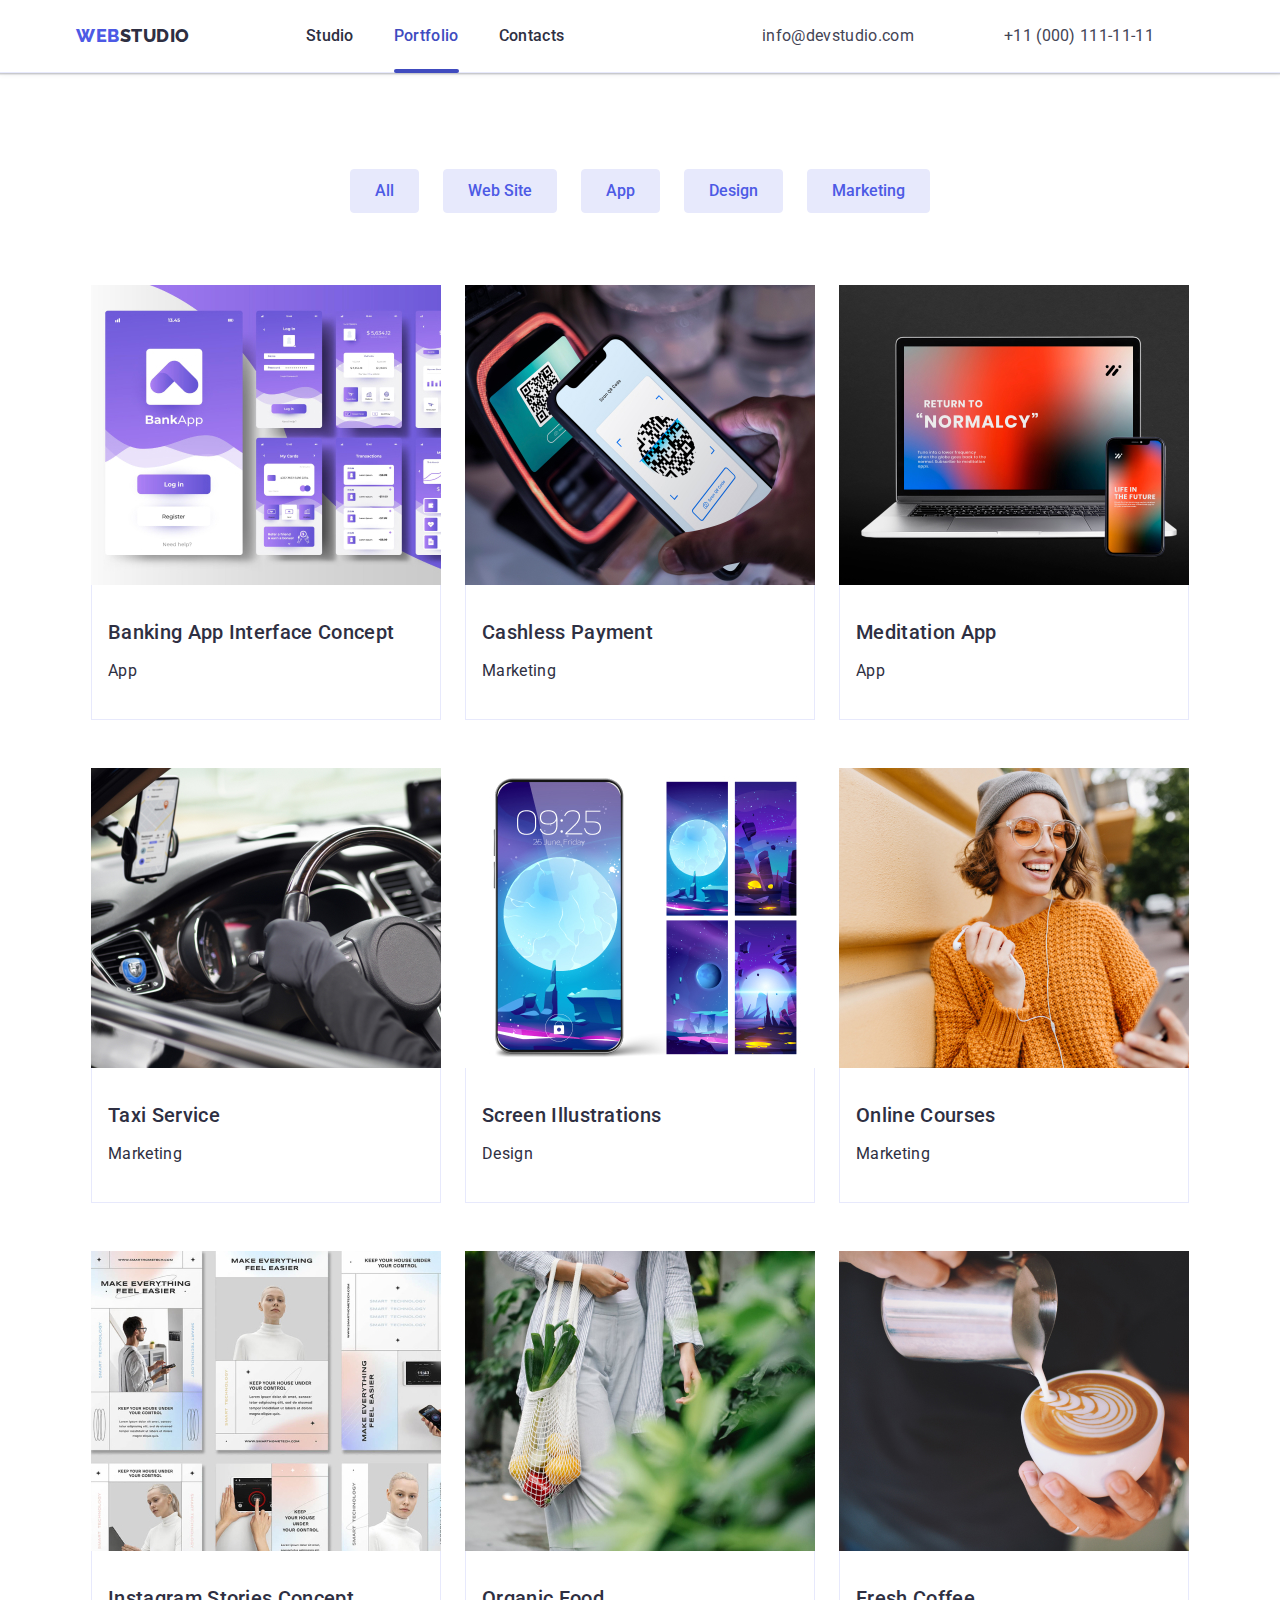
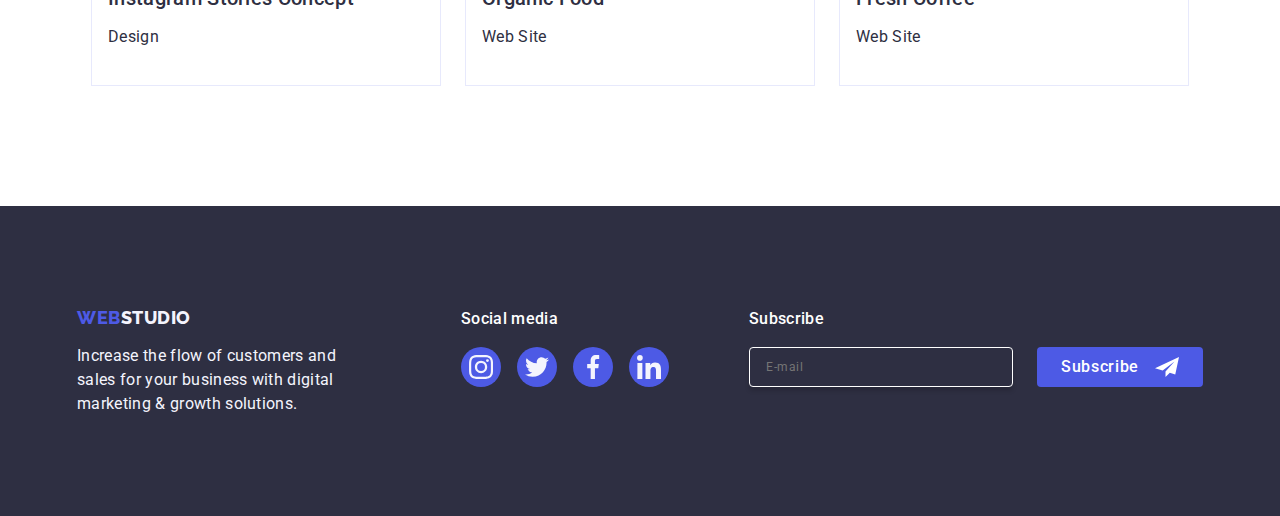
<file: portfolio.html>
<!DOCTYPE html>
<html lang="en">

<head>
    <meta charset="UTF-8">
    <meta name="viewport" content="width=device-width, initial-scale=1.0">
    <link rel="preconnect" href="https://fonts.googleapis.com">
    <link rel="preconnect" href="https://fonts.gstatic.com" crossorigin>
    <link
        href="https://fonts.googleapis.com/css2?family=Raleway:wght@800&family=Roboto:wght@400;500;700;900&display=swap"
        rel="stylesheet">
    <link rel="stylesheet"
        href="https://cdnjs.cloudflare.com/ajax/libs/modern-normalize/1.0.0/modern-normalize.min.css" />
    <link rel="stylesheet" href="./css/styles.css">

    <title>Portfolio</title>


</head>

<body>
    <header class="main-section">
        <div class="header container">
            <nav class="nav">
                <a class="logo link" href="./index.html">
                    Web<span class="logo-highlight">Studio</span>
                </a>
                <ul class="menu-list list">
                    <li class="menu-item"><a class="link-padding list link" href="./index.html">Studio</a></li>
                    <li class="menu-item"><a class="nav-link link-padding list link"
                            href="./portfolio.html">Portfolio</a></li>
                    <li class="menu-item"><a class="link-padding list link" href="">Contacts</a></li>
                </ul>
            </nav>
            <address class="contact">
                <ul class="gap list">
                    <li><a class="contakt-item link" href="mailto:info@devstudio.com">info@devstudio.com</a></li>
                    <li><a class="contakt-item link" href="tel:+110001111111">+11 (000) 111-11-11</a></li>
                </ul>
            </address>
        </div>
    </header>
    <main class="container">
        <section class="submenu-list section">
            <div class="container">
                <h1 class="visually-hidden">Buttons</h1>
                <ul class="list-buttons section">
                    <li class="submenu-item"><button class="btn" type="button">All</button></li>
                    <li class="submenu-item"><button class="btn" type="button">Web Site</button></li>
                    <li class="submenu-item"><button class="btn" type="button">App</button></li>
                    <li class="submenu-item"><button class="btn" type="button">Design</button></li>
                    <li class="submenu-item"><button class="btn" type="button">Marketing</button></li>
                </ul>
                <ul class="projects-list ">
                    <li class="projects-img">
                        <a href="" class="link-shadow-box link">
                            <div class="portfolio-img">
                                <img src="./images/HW2img.jpg" alt="View of Bank app screen " width="360" height="300">
                                <p class="acapit-portfolio">14 Stylish and User-Friendly App Design Concepts · Task
                                    Manager App · Calorie Tracker
                                    App · Exotic Fruit Ecommerce App ·
                                    Cloud Storage App</p>
                            </div>
                            <div class="projects-description">
                                <h2 class="heading">Banking App Interface Concept</h2>
                                <p class="paragraph">App</p>
                            </div>
                        </a>
                    </li>
                    <li class="projects-img">
                        <a href="#" class="link link-shadow-box">
                            <div class="portfolio-img"><img src="./images/HW2img-2.jpg" alt="Payment viev" width="360"
                                    height="300">
                                <p class="acapit-portfolio">14 Stylish and User-Friendly App Design Concepts · Task
                                    Manager App · Calorie Tracker
                                    App · Exotic Fruit Ecommerce App ·
                                    Cloud Storage App</p>
                            </div>
                            <div class="projects-description">
                                <h2 class="heading">Cashless Payment</h2>
                                <p class="paragraph">Marketing</p>
                            </div>
                        </a>
                    </li>
                    <li class="projects-img">
                        <a href="#" class="link link-shadow-box">
                            <div class="portfolio-img"> <img src="./images/HW2img-3.jpg"
                                    alt="Notebook with Meditation App" width="360" height="300">
                                <p class="acapit-portfolio">14 Stylish and User-Friendly App Design Concepts · Task
                                    Manager App · Calorie Tracker
                                    App · Exotic Fruit Ecommerce App ·
                                    Cloud Storage App</p>
                            </div>
                            <div class="projects-description">
                                <h2 class="heading">Meditation App</h2>
                                <p class="paragraph">App</p>
                            </div>
                        </a>
                    </li>
                    <li class="projects-img">
                        <a href="#" class="link link-shadow-box">
                            <div class="portfolio-img"><img src="./images/HW2img-4.jpg" alt="Inside car" width="360"
                                    height="300">
                                <p class="acapit-portfolio">14 Stylish and User-Friendly App Design Concepts · Task
                                    Manager App · Calorie Tracker
                                    App · Exotic Fruit Ecommerce App ·
                                    Cloud Storage App</p>
                            </div>

                            <div class="projects-description">
                                <h2 class="heading">Taxi Service</h2>
                                <p class="paragraph">Marketing</p>
                            </div>
                        </a>
                    </li>
                    <li class="projects-img">
                        <a href="#" class="link link-shadow-box">
                            <div class="portfolio-img"> <img src="./images/HW2img-5.jpg" alt="Phone and four screen"
                                    width="360" height="300">
                                <p class="acapit-portfolio">14 Stylish and User-Friendly App Design Concepts · Task
                                    Manager App · Calorie Tracker
                                    App · Exotic Fruit Ecommerce App ·
                                    Cloud Storage App</p>
                            </div>
                            <div class="projects-description">
                                <h2 class="heading">Screen Illustrations</h2>
                                <p class="paragraph">Design</p>
                            </div>
                        </a>
                    </li>
                    <li class="projects-img">
                        <a href="#" class="link link-shadow-box">
                            <div class="portfolio-img"><img src="./images/HW2img-6.jpg" alt="The girl on the street"
                                    width="360" height="300">
                                <p class="acapit-portfolio">14 Stylish and User-Friendly App Design Concepts · Task
                                    Manager App · Calorie Tracker
                                    App · Exotic Fruit Ecommerce App ·
                                    Cloud Storage App</p>
                            </div>
                            <div class="projects-description">
                                <h2 class="heading">Online Courses</h2>
                                <p class="paragraph">Marketing</p>
                            </div>
                        </a>
                    </li>
                    <li class="projects-img">
                        <a href="#" class="link link-shadow-box">
                            <div class="portfolio-img"><img src="./images/HW2img-7.jpg"
                                    alt="Screen with Instagram stories" width="360" height="300">
                                <p class="acapit-portfolio">14 Stylish and User-Friendly App Design Concepts · Task
                                    Manager App · Calorie Tracker
                                    App · Exotic Fruit Ecommerce App ·
                                    Cloud Storage App</p>
                            </div>
                            <div class="projects-description">
                                <h2 class="heading">Instagram Stories Concept</h2>
                                <p class="paragraph">Design</p>
                            </div>
                        </a>
                    </li>
                    <li class="projects-img">
                        <a href="#" class="link link-shadow-box">
                            <div class="portfolio-img"><img src="./images/HW2img-8.jpg" alt="person with purchases"
                                    width="360" height="300">
                                <p class="acapit-portfolio">14 Stylish and User-Friendly App Design Concepts · Task
                                    Manager App · Calorie Tracker
                                    App · Exotic Fruit Ecommerce App ·
                                    Cloud Storage App</p>
                            </div>
                            <div class="projects-description">
                                <h2 class="heading">Organic Food</h2>
                                <p class="paragraph">Web Site</p>
                            </div>
                        </a>
                    </li>
                    <li class="projects-img">
                        <a href="#" class="link link-shadow-box">
                            <div class="portfolio-img"><img src="./images/HW2img-9.jpg" alt="Coffee with milk"
                                    width="360" height="300">
                                <p class="acapit-portfolio">14 Stylish and User-Friendly App Design Concepts · Task
                                    Manager App · Calorie Tracker
                                    App · Exotic Fruit Ecommerce App ·
                                    Cloud Storage App</p>
                            </div>
                            <div class="projects-description">
                                <h2 class="heading">Fresh Coffee</h2>
                                <p class="paragraph">Web Site</p>
                            </div>
                        </a>
                    </li>
                </ul>
            </div>

        </section>
    </main>
    <footer class="page-footer">
        <div class="all-footer container">
            <div class=" logo-paragraph">
                <a class="bottom logo link" href="./index.html">
                    Web<span class="footer-logo">Studio</span>
                </a>
                <p class="paragraph-footer">
                    Increase the flow of customers and sales for your business with digital
                    marketing & growth solutions.
                </p>
            </div>
            <div>
                <p class="footer-social-p">Social media</p>
                <ul class="footer-social-links">
                    <li class="footer-social-link">
                        <a href="" class="footer-link">
                            <svg width="24" height="24" class="footer-svg">
                                <use href="./images/icons.svg#icon-instagram-2"></use>
                            </svg>
                        </a>
                    </li>
                    <li class="footer-social-link">
                        <a href="" class="footer-link">
                            <svg width="24" height="24" class="footer-svg">
                                <use href="./images/icons.svg#icon-twitter-1"></use>
                            </svg>
                        </a>
                    </li>
                    <li class="footer-social-link">
                        <a href="" class="footer-link">
                            <svg width="24" height="24" class="footer-svg">
                                <use href="./images/icons.svg#icon-facebook-1"></use>
                            </svg>
                        </a>
                    </li>
                    <li class="footer-social-link">
                        <a href="" class="footer-link">
                            <svg width="24" height="24" class="footer-svg">
                                <use href="./images/icons.svg#icon-linkedin-1"></use>
                            </svg>
                        </a>
                    </li>

                </ul>
            </div>
            <div class="footer-form">
                <p class="form-p">Subscribe</p>
            
                <form class="form">
                    <label class="form-label">
                        <input class="form-label-input" type="email" name="email" placeholder="E-mail" required/></label>
            
                    <button type="submit" class="footer-submit-button">
                        Subscribe
                        <svg class="form-button-svg" width="24" height="24">
                            <use href="./images/icons.svg#icon-Frame-3"></use>
                        </svg>
                    </button>
                </form>
            </div>
        </div>
       
    </footer>
</body>

</html>
</file>
<file: css/styles.css>
:root {
    --first-color-text: #2E2F42;
    --Lavender: #E7E9FC;
    --color-white: #ffffff;
    --iris: #4D5AE5;
    --Ocean: #404BBF;
    --cloud: #F4F4FD;
    --SLATE: #434455;
    --kolo4: #404bbf;
    --kolor5: #31d0aa;
    --kolor6: #8e8f99;
    --kolor7: #fcfcfc;
}

* {
    margin: 0;
    padding: 0;
}

body {
    background-color: #FFFFFF;
    font-family: 'Roboto', sans-serif;
    color: #434455;
    line-height: 1.6;
}

.main-section {
    border-bottom: 1px solid #e7e9fc;
    box-shadow: 0px 2px 1px rgba(46, 47, 66, 0.08),
        0px 1px 1px rgba(46, 47, 66, 0.16),
        0px 1px 6px rgba(46, 47, 66, 0.08);
}

.logo .link {
    font-size: 18px;
    line-height: 1.17;
    letter-spacing: 0.03em;
    color: var(--iris);
    padding: 24px 0;
}

.logo-footer {
    font-family: "Raleway", sans-serif;
    font-weight: 800;
    font-size: 18px;
    line-height: 1.17;
    letter-spacing: 0.03em;
    text-decoration: none;
    text-transform: uppercase;
    color: var(--cloud);
    font-style: normal;
}

.highlight {
    color: var(--iris);
}

.menu-item {
    gap: 40px;
}

.menu-item:last-child {
    margin-right: 0;
}

.list {
    font-size: 16px;
    font-style: normal;
    line-height: 1.5;
    letter-spacing: 0.32px;
    list-style: none;
    text-decoration: none;
    display: flex;
    
    gap: 72px;
}
.section-one-layout{
flex-wrap: wrap;
}

.list-buttons {
    display: flex;
    justify-content: center;
    gap: 24px;
    margin-bottom: 72px;
}

.contact {
    font-style: normal;
    color: var(--SLATE);
}

.contact:hover {
    color: var(--Ocean);
}

.contakt-item .link {
    color: var(--SLATE);
}

.contakt-item .link:hover,
.contakt-item .link:active {
    color: var(--kolo4);
}

.advantages-title {
    font-size: 36px;
    margin-bottom: 8px;
    text-align: center;
}

.p {
    color: var(--first-color-text);
    font-family: 'Roboto', sans-serif;
    font-size: 16px;
    line-height: 1.5;
    letter-spacing: 0.32px;
}

.span {
    color: var(--first-color-text);
}

.page-footer {
    padding-top: 100px;
    padding-bottom: 100px;
    color: var(--cloud);
    background-color: var(--first-color-text);
}

.all-footer {
    display: flex;
    align-items: baseline;
    flex-wrap: wrap;
    justify-content: center;
    gap:72px;
}

.logo-highlight {
    color: var(--first-color-text);
    text-decoration: none;
}

.footer-logo {
    color: #f4f4fd;
}

.hero-btn {
    color: var(--color-white);
    background-color: var(--iris);
    border: none;
    border-radius: 4px;
    font-size: 16px;
    font-weight: 700;
    line-height: 1.9em;
    cursor: pointer;
    box-shadow: 0px 4px 4px rgba(0, 0, 0, 0.15);
    display: block;
    min-width: 169px;
    height: 56px;
    margin: auto;
    margin-top: 56px;
    transition: background-color 250ms cubic-bezier(0.4, 0, 0.2, 1);
}

.hero-btn:hover,
.hero-btn:focus,
.hero-btn:active {
    background-color: var(--Ocean);
    color: var(--color-white);
}

.btn {
    color: var(--iris);
    background-color: var(--Lavender);
    min-height: 38px;
    padding: 12px 24px;
    font-size: 16px;
    font-weight: 500;
    border: 1px solid var(--Lavender);
    border-radius: 4px;
    cursor: pointer;
    transition: color 250ms cubic-bezier(0.4, 0, 0.2, 1),
        background-color 250ms cubic-bezier(0.4, 0, 0.2, 1),
        border-color 250ms cubic-bezier(0.4, 0, 0.2, 1),
        box-shadow 250ms cubic-bezier(0.4, 0, 0.2, 1);
}

.btn:hover,
.btn:focus,
.btn:active {
    background-color: var(--Ocean);
    color: var(--color-white);
    box-shadow: 0px 3px 1px rgba(0, 0, 0, 0.1), 0px 1px 2px rgba(0, 0, 0, 0.08),
        0px 2px 2px rgba(0, 0, 0, 0.12);
    border-radius: 4px;
    border: 1px solid transparent;
}

.submenu-item {
    list-style-type: none;
}

.advantages {
    padding: 120px 0;
}

.advantages-item {
    
    flex-basis: 100%;
}

.advantages-item:last-child {
    margin-right: 0;
}

.visually-hidden {
    position: absolute;
    width: 1px;
    height: 1px;
    margin: -1px;
    border: 0;
    padding: 0;
    white-space: nowrap;
    clip-path: inset(100%);
    clip: rect(0 0 0 0);
    overflow: hidden;
}

.paragraph {
    font-size: 16px;
    line-height: 1.5;
    letter-spacing: 0.02em;
    color: var(--SLATE);
}

.link {
    font-size: 16px;
    line-height: 1.5;
    letter-spacing: 0.02em;
    color: var(--first-color-text);
    text-decoration: none;
    display: inline-block;
}

.list .link:hover,
.list .link:focus {
    color: var(--Ocean);
}

.link-shadow-box {
    display: block;
    transition: box-shadow 250ms cubic-bezier(0.4, 0, 0.2, 1);
}

.link-shadow-box:hover,
.link-shadow-box:focus {
    box-shadow: 0px 1px 6px rgba(46, 47, 66, 0.08),
        0px 1px 1px rgba(46, 47, 66, 0.16),
        0px 2px 1px rgba(46, 47, 66, 0.08);
}

.link-shadow-box:hover .acapit-portfolio {
    transform: translateY(0%);
}

.link-shadow-box:focus .acapit-portfolio {
    transform: translateY(0%);
}

.logo-highlight .link {
    text-decoration: none;


}

.paragraph-footer {
    line-height: 1.5;
    letter-spacing: 0.02em;
    padding-left: 0px;
    width: 264px;

}

.first-section-h {
    font-weight: 700;
    font-size: 50px;
    line-height: 1.07;
    text-align: center;
    letter-spacing: 0.02em;
    color: var(--color-white);
    max-width: 496px;
    margin: auto;
}

.button-first-section {
    font-family: "Roboto", sans-serif;
    font-weight: 500;
    font-size: 16px;
    line-height: 1.5;
    letter-spacing: 0.04em;
    cursor: pointer;
}

.paragraph-main {
    font-size: 16px;
    line-height: 1.5;
    letter-spacing: 0.02em;
    color: var(--SLATe);
    text-align: left;
}

.paragraph-name .team-photo {
    margin-bottom: 30px;
}

.team-description {
    padding: 32px 0px;
}

.team-description-h3 {
    margin-bottom: 10px;
}

.section-hii {
    font-size: 36px;
    line-height: 1.11;
    letter-spacing: 0.02em;
    color: var(--first-color-text);
    margin: 0;
    margin-bottom: 72px;
    padding: 0;
    text-align: center;
}

.team {
    text-align: center;
    background-color: var(--cloud);
    padding-top: 94px;
    padding-bottom: 94px;
    margin-bottom: 0px;
}

.our-team {
    background-color: var(--color-white);
    box-shadow: 0px 1px 6px rgba(46, 47, 66, 0.08),
        0px 1px 1px rgba(46, 47, 66, 0.16),
        0px 2px 1px rgba(46, 47, 66, 0.08);
    border-radius: 0px 0px 4px 4px;
    max-width: 264px;
    display: inline-blockfl; 
    flex-basis: 100%;
}

.our-team:last-child {
    margin-right: 0;
}

.button-first-section:focus {
    background-color: var(--kolo4);
}

.contakt-item {
    color: var(--iris);
    font-weight: 700;
    font-size: 36px;
    display: block;
    margin-right: 50px;
    transition: color 250ms cubic-bezier(0.4, 0, 0.2, 1);
}
.contakt-item-mail{
    font-weight: 500;
    font-size: 20px;

}

.contact-item:last-child {
    margin-right: 0;
}

.logo {
    font-family: "Raleway", sans-serif;
    font-weight: 800;
    font-size: 18px;
    line-height: 1.17;
    letter-spacing: 0.03em;
    text-decoration: none;
    text-transform: uppercase;
    color: var(--iris);
    font-style: normal;
    padding: 24px 0;
        
}

.hero {
    background-color: var(--first-color-text);
    padding: 188px 0;
    
    justify-content: center;
    align-items: center;
    background-image: linear-gradient(rgba(46, 47, 66, 0.7),
            rgba(46, 47, 66, 0.7)),
        url(../images/people-office.jpg);
        width: 100%;
    max-width: 1440px;
    background-repeat: no-repeat;
    background-position: center;
    background-size: cover;
    margin: auto;
    padding: 112px 0;
}

.hero-content {
    text-align: center;
    width: 700px;
}

.offer {
    display: none;
    text-align: center;
    padding-bottom: 120px;
}

.offer-item {
    display: inline-block;
    margin-right: 20px;
    width: calc((100% - 48px) / 3);
}

.offer-item:last-child {
    margin-right: 0;
}

.submenu-list {
    margin: auto;
    padding: 96px 0 120px 0;
}

.submenu-list>ul {
    display: flex;
    justify-content: space-around;
}

.projects-list {

    display: flex;
    flex-wrap: wrap;
    justify-content: space-between;
    row-gap: 48px;
    column-gap: 24px;
    list-style: none;

}

.projects-description {
    border: 1px solid var(--Lavender);
    padding: 32px 16px;
    border-top: none;

}

.projects-description>h3 {
    line-height: 2em;
}

.projects-description>p {
    color: var(--brand-color-grey);
    line-height: 2em;
}

img {
    display: block;
}

.nav {
    display: flex;
    justify-content: flex-start;
    flex-direction: row;
    align-items: center;
    gap: 40px;
    list-style: none;
    font-weight: 500;
}

.header {
    padding-top: 24px;
    padding-bottom: 24px;
    display: flex;
    justify-content: space-between;
    align-items: center;
}

.projects-img {
    width: calc((100% - 48px) / 3);
}

.heading {
    margin-bottom: 8px;
    font-size: 20px;

    font-weight: 500;
}

.team-list {
    display: flex;
    flex-wrap: wrap;
    justify-content: center;
    gap: 72px;
    list-style: none;
}

.menu-list {
    display: flex;
    align-items: center;
    flex-wrap: wrap;
    gap: 40px;
    position: relative;
    color: #404bbf;
}

.container {
    width:100%;
    max-width: 480px;
    margin: 0 auto;
    padding: 0 15px;
}

.link-padding {
    font-size: 36px;
    font-weight: 700;
}

.bottom {
    margin-bottom: 16px;
    text-decoration: none;
    display: inline-block;
    text-align: center;
    width: 100%;
}

.gap {
    gap: 40px;
    display: flex;
    flex-direction: column;
    
    
}

.footer-social-p {
    font-weight: 500;
    line-height: 1.5;
    letter-spacing: 0.02em;
    color: var(--color-white);
    margin-bottom: 16px;
    text-align: center;
}

.footer-social-links {
    display: flex;
    gap: 16px;
    justify-content: start;
}

.footer-social-link {
    width: 40px;
    height: 40px;
    list-style: none;

}

.footer-link {
    width: 100%;
    height: 100%;
    background-color: var(--iris);
    border-radius: 50%;
    display: flex;
    align-items: center;
    justify-content: center;
    transition: background-color 250ms cubic-bezier(0.4, 0, 0.2, 1);
}

.footer-link:hover,
.footer-link:focus,
.footer-link:active {
    background-color: var(--kolor5);
}

.footer-svg {
    fill: var(--cloud);
}

.icons {
    display: none;
    
}

.social-icons-all {
    display: flex;
    justify-content: center;
    list-style: none;
    gap: 24px;

}

.social-icon {
    width: 40px;
    height: 40px;

}

.social-link {
    width: 100%;
    height: 100%;
    background-color: var(--iris);
    border-radius: 50%;
    display: flex;
    align-items: center;
    justify-content: center;
    transition: background-color 250ms cubic-bezier(0.4, 0, 0.2, 1);
}

.social-link:hover,
.social-link:focus {
    background-color: var(--kolo4);
}

.svg-class {
    fill: var(--cloud)
}

.customers {
    padding-top: 120px;
    padding-bottom: 120px;
}

.h2-customers {
    font-size: 36px;
    line-height: 1.11;
    color: var(--first-color-text);
    margin-bottom: 72px;
}

.customer-list {
    display: flex;
    row-gap: 72px;
    list-style: none;
    column-gap: 16px;
    flex-wrap: wrap;
    justify-content: center;
}

.li-customers {
    flex-basis: calc((100% - 120px) / 2);
    height: 88px;
}

.customer-link {
    width: 100%;
    height: 100%;
    border: 1px solid #8e8f99;
    border-radius: 4px;
    display: flex;
    align-items: center;
    justify-content: center;
    color: var(--kolor6);
    transition: border-color 250ms cubic-bezier(0.4, 0, 0.2, 1),
        color 250ms cubic-bezier(0.4, 0, 0.2, 1);
}

.customer-link:hover,
.customer-link:focus {
    border-color: var(--kolo4);
    color: var(--kolo4);
}

.customers-svg {
    fill: currentColor;
}

.nav-link {
    color: var(--kolo4);
    position: relative;
    transition: color 250ms cubic-bezier(0.4, 0, 0.2, 1);
        font-size: 36px;
            font-weight: 700;
}



.modal-window {
    position: fixed;
    top: 0;
    left: 0;
    width: 100%;
    height: 100%;
    background-color: rgba(46, 47, 66, 0.4);
    transition: opacity 250ms cubic-bezier(0.4, 0, 0.2, 1), visibility 250ms cubic-bezier(0.4, 0, 0.2, 1);
}

.is-hidden {
    opacity: 0;
    visibility: hidden;
    pointer-events: none;
}

.modal {
    padding: 72px 24px 24px 24px;
    position: absolute;
    top: 50%;
    left: 50%;
    width: 90%;
    transform: translate(-50%, -50%) scale(1);
    max-width: 408px;
    min-height: 584px;
    background-color: var(--kolor7);
    box-shadow: 0px 1px 1px rgba(0, 0, 0, 0.14),
        0px 1px 3px rgba(0, 0, 0, 0.12),
        0px 2px 1px rgba(0, 0, 0, 0.2);
    border-radius: 4px;
    transition: transform 250ms cubic-bezier(0.4, 0, 0.2, 1);
}

.modal-btn {
    position: absolute;
    top: 24px;
    right: 24px;
    width: 24px;
    height: 24px;
    border-radius: 50%;
    display: flex;
    align-items: center;
    justify-content: center;
    background-color: var(--Lavender);
    border: 1px solid rgba(0, 0, 0, 0.1);
    padding: 0;
    cursor: pointer;
    transition: background-color 250ms cubic-bezier(0.4, 0, 0.2, 1), border 250ms cubic-bezier(0.4, 0, 0.2, 1);
}

.modal-btn:hover,
.modal-btn:focus {
    background-color: var(--Ocean);
    border: none;
    fill: var(--color-white)
}

.modal-iconX {
    transition: fill 250ms cubic-bezier(0.4, 0, 0.2, 1);
}

.portfolio-img {
    position: relative;
    overflow: hidden;
}

.acapit-portfolio {
    position: absolute;
    top: 0;
    font-size: 16px;
    line-height: 1.5;
    letter-spacing: 0.02em;
    color: var(--cloud);
    padding: 40px 32px;
    background-color: var(--iris);
    height: 100%;
    width: 100%;
    transform: translateY(100%);
    transition: transform 250ms cubic-bezier(0.4, 0, 0.2, 1);
}
.footer-form {
    margin-bottom: 16px;
    font-weight: 500;
    font-size: 16px;
    line-height: 1.5;
    letter-spacing: 0.02em;
    color: var(--color-white);
    display: flex;
    flex-direction: column;
}
.form-p {
    margin-bottom: 16px;
    text-align: center;
}
.form {
    display: flex;
    gap: 24px;
    flex-wrap: wrap;
    justify-content: center;
}

.form-p .form-label{
    flex-basis: 100%;
    width: 100%;
}
.form-p .form-label .form-label-input{
    width: 100%;
}
.form-label-input {
    width: 100%;
    gap: 24px;
    max-width: 398px;
    height: 40px;
    border: 1px solid var(--color-white);
    background-color: transparent;
    border-radius: 4px;
    box-shadow: 0px 4px 4px 0px rgba(0, 0, 0, 0.15);
    font-size: 12px;
    line-height: 1.5;
    letter-spacing: 0.04em;
    padding-left: 16px;
    color: var(--color-white);
}
.form-label-input{
    color: var(--color-white);
}
.footer-submit-button {
    height: 40px;
    min-width: 165px;
    display: flex;
    justify-content: center;
    align-items: center;
    padding: 8px 24px;
    font-size: 16px;
    font-weight: 500;
    line-height: 1.5;
    letter-spacing: 0.04em;
    cursor: pointer;
    color: var(--color-white);
    background-color: var(--iris);
    border: none;
    border-radius: 4px;
}
.footer-submit-button:hover{
    background-color: var(--Ocean);
        color: var(--color-white);

}
.form-label {
    width: 100%;
    display: flex;
    gap: 24px;
}
.form-button-svg {
    margin-left: 16px;
}
.modal-p {
    font-size: 16px;
    text-align: center;
    font-weight: 500;
    line-height: 1.5;
    letter-spacing: 0.02em;
    margin-bottom: 16px;
    color: var(--first-color-text);
}
.div-form{
    margin-bottom: 8px;
}
.label-user {
    color: var(--kolor6);
    margin-bottom: 4px;
    font-size: 12px;
    font-weight: 400;
    line-height: 1.17;
    letter-spacing: 0.04em;
    display: block;
}
.modal-content{
    position: relative;
}
.input{
    width: 100%;
        height: 40px;
        border-radius: 4px;
        border: 1px solid rgba(46, 47, 66, 0.4);
        background-color: transparent;
        transition: border-color 250ms cubic-bezier(0.4, 0, 0.2, 1);
        outline: transparent;
        margin-bottom: 8px;
        display: flex;
        padding-left: 38px;
        font-size: 12px;
            color: rgba(46, 47, 66, 0.4);
}
.input:focus {
    border-color: var(--iris);
}
.modal-content:focus-within{
    fill: var(--iris);
}
.modal-icon{
    position: absolute;
        left: 16px;
        top: 50%;
        transform: translateY(-50%);
        transition: fill 250ms cubic-bezier(0.4, 0, 0.2, 1);
}
.textarea{
    width: 100%;
        height: 120px;
        border-radius: 4px;
        border: 1px solid rgba(46, 47, 66, 0.4);
        font-size: 12px;
        font-weight: 400;
        line-height: 1.17;
        letter-spacing: 0.04em;
        color: rgba(46, 47, 66, 0.4);
        padding: 8px 16px;
        resize: none;
        background-color: transparent;
        outline: transparent;
        transition: border-color 250ms cubic-bezier(0.4, 0, 0.2, 1);
}
.textarea:focus {
    border-color: var(--iris);
}
.conditions {
    font-size: 12px;
    display: block;
    font-weight: 400;
    line-height: 1.17;
    letter-spacing: 0.04em;
    color: var(--kolor6);
    gap: 8px;
}
.checbox-span{
    width: 16px;
        height: 16px;
        border: 1px solid rgba(46, 47, 66, 0.4);
        border-radius: 2px;
        transition: background-color 250ms cubic-bezier(0.4, 0, 0.2, 1),
            border 250ms cubic-bezier(0.4, 0, 0.2, 1),
            fill 250ms cubic-bezier(0.4, 0, 0.2, 1);
        display: inline-flex;
        justify-content: center;
        align-items: center;
        fill: transparent;
        margin-right: 8px;
}
.checkbox {
    margin-bottom: 24px;
}
.privacy-policy {
    color: var(--iris);
}
.send-btn {
    min-width: 169px;
    height: 56px;
    font-family: Roboto, sans-serif;
    font-size: 16px;
    font-weight: 500;
    line-height: 1.5;
    letter-spacing: 0.04em;
    cursor: pointer;
    color: var(--color-white);
    background-color: var(--iris);
    border: none;
    border-radius: 4px;
    transition: background-color 250ms cubic-bezier(0.4, 0, 0.2, 1);
    margin: 0 auto;
    display: block;
    justify-content: center;
    align-items: center;
    box-shadow: 0px 4px 4px 0px rgba(0, 0, 0, 0.15);
}
.send-btn:hover{
    background-color: var(--Ocean);
        color: var(--color-white);
}
.input-checkbox:checked+.conditions .checbox-span {
    background-color: var(--kolo4);
    border: none;
    fill: var(--cloud);
}
.comment-label{
    margin-bottom: 16px;
}


/* Responsywność */
html, body{
    width: 100%;
}

.header {
    display: none;
}

.mobile-menu-layout{
    padding:0 15px;
    display: flex;
    max-width: 480px;
    justify-content: space-between;
    margin: auto;

}

.mobile-menu-layout button{
    background-color: transparent;
    
}
.js-close-menu {
    cursor: pointer;
    border: none;
    border-radius: 50%;
    width: 24px;
        height: 24px;
        background-color: transparent;
        border: 1px solid #E7E9FC;
        display: flex;
        justify-content: center;
        align-items: center;
        
}
.js-open-menu{
    cursor: pointer;
        border: none;
}

.js-menu-container {
    position: fixed;
    top: 0;
    left: 0;
    width: 100%;
    height: 100%;
    display: flex;
    padding: 80px 35px 40px 40px;
    background-color: var(--WHITE);
    z-index: 999;
    transform: translateX(100%);
    transition: transform 250ms ease-in-out;
}
.mobile-js-menu-container{
    display: flex;
    flex-direction: column;
}

.js-menu-container.is-open {
    transform: translateX(0);
    background-color: var(--color-white);
}
.mobile-nav .menu-list {
display: flex;
flex-direction: column;
align-items: flex-start;
gap:40px;
}

.mobile-nav{
    flex-grow: 2;
}

.mobile-nav .menu-list .link-active::after {
    display: none;
}
.mobile-footer-social-links{
    max-width: 328px;
    display: flex;
    justify-content: space-between;
       
    
}

.mobile-menu-close {
    display: flex;
    width: 100%;
    justify-content: flex-end;
    position: absolute;
    top: 24px;
    right: 24px;

}

@media (min-device-pixel-ratio: 2),
(min-resolution: 192dpi),
(min-resolution: 2dppx) {
    .hero {
        background-image: linear-gradient(rgba(46, 47, 66, 0.7),
                rgba(46, 47, 66, 0.7)),
            url("../images/people_bg@2x.jpg");
    }
}

@media (min-width: 480px) {

}

@media (min-width: 768px) {
.header{
    display: flex;
}
.mobile-menu-layout{
    display: none;
}
.advantages-item{
    flex-basis: calc((100% - 72px) / 2);
}
.advantages-title{
    text-align: left;
}
.offer{
    display: block;
}
.our-team{
    flex-basis: calc(50% - 24px);
}
.customer-list {
    justify-content: center;
    column-gap: 24px;
   
}
.li-customers {
    flex-basis: unset;
    height: 88px;
    width: 168px;
}
.container {
    width: 100%;
    max-width: 768px;
    margin: 0 auto;
    padding: 0 15px;
}
.offer {
    display: none;
    text-align: center;
    padding-bottom: 120px;
}
.footer-social-links {
    display: flex;
    gap: 16px;
}
.footer-social-p{
    text-align: left;
}
.bottom{
    text-align: left;
}
.form-label-input{
    width: 268px;
}
.form-p{
    text-align: left;
}
.logo{
    margin-left: 0;
}
.nav-link{
    font-weight: 500;
    font-size: 16px;
    padding: 24px 0;
}
.link-padding{
    font-weight: 500;
        font-size: 16px;
}
.gap{
    margin-top: auto;
    gap:12px;
}
.contakt-item{
    font-size: 12px;
    font-weight: 400;
    color: var(--SLATE);
}
.nav-link::after {
    content: '';
    position: absolute;
    left: 0;
    bottom: -1px;
    height: 4px;
    background-color: var(--kolo4);
    border-radius: 2px;
    width: 100%;
}
.all-footer{
    padding-left: 108px;
    justify-content: unset;
}
.form-label{
    width: auto;
}
}

@media (min-width: 1158px) {
.section-one-layout{
    flex-wrap: nowrap;
}

.icons{
    align-items: center;
        justify-content: center;
        height: 112px;
        background-color: var(--cloud);
        border-radius: 4px;
        margin-bottom: 8px;
        display: flex;
}
.advantages-item {
    flex-basis: calc((100% -72px) / 4);
}
.team-list{
    flex-wrap: nowrap;
    gap: 24px;
}
.footer-form {
    margin-bottom: 16px;
    font-weight: 500;
    font-size: 16px;
    line-height: 1.5;
    letter-spacing: 0.02em;
    color: var(--color-white);
    margin-left: 80px;
    display: block;
    
}
.all-footer {
    display: flex;
    align-items: baseline;
    flex-wrap: nowrap;
    justify-content: center;
    gap: unset;
}
.advantages-title {
    font-size: 20px;
    margin-bottom: 8px;
    text-align: center;
}

.container {
    
    max-width: 1158px;
    margin: 0 auto;
    padding: 0 15px;
}
.logo {
    font-family: "Raleway", sans-serif;
    font-weight: 800;
    font-size: 18px;
    line-height: 1.17;
    letter-spacing: 0.03em;
    text-decoration: none;
    text-transform: uppercase;
    color: var(--iris);
    font-style: normal;
    margin-right: 76px;
    padding: 24px 0;
    margin-left: 16px;
    margin-left: unset;
    padding: unset;
    text-align: start;
}
.logo-paragraph {
    margin-right: 120px;
}
.form-label-input {
    gap: 24px;
    width: 264px;
    height: 40px;
    border: 1px solid var(--color-white);
    background-color: transparent;
    border-radius: 4px;
    box-shadow: 0px 4px 4px 0px rgba(0, 0, 0, 0.15);
    font-size: 12px;
    line-height: 1.5;
    letter-spacing: 0.04em;
    padding-left: 16px;
    color: var(--color-white);
}
.customer-list {
    display: flex;
    gap: 24px;
    list-style: none;
    
}
.nav-link {
    color: var(--kolo4);
    position: relative;
    transition: color 250ms cubic-bezier(0.4, 0, 0.2, 1);
    font-weight: 500;
    font-size: 16px;
}
.link-padding {
    padding: 24px 0;
    font-weight: 500;
        font-size: 16px;

}
.footer-social-links {
    display: flex;
    gap: 16px;
}
.contakt-item {
    color: var(--SLATE);
    font-weight: 400;
    display: block;
    margin-right: 50px;
    transition: color 250ms cubic-bezier(0.4, 0, 0.2, 1);
    font-weight: 400;
        font-size: 16px;
}
.menu-list {
    display: flex;
    align-items: center;
    flex-wrap: wrap;
    gap: 40px;
    position: relative;
    color: #404bbf;
}
.gap {
    gap:40px;
    margin-top: unset;
    flex-direction: row;
}
.li-customers {
    flex-basis: calc((100% - 120px) / 6);
    height: 88px;
}
.footer-social-p{
    text-align: start;
}

.hero{
    padding: 188px 0;
}

}
</file>
